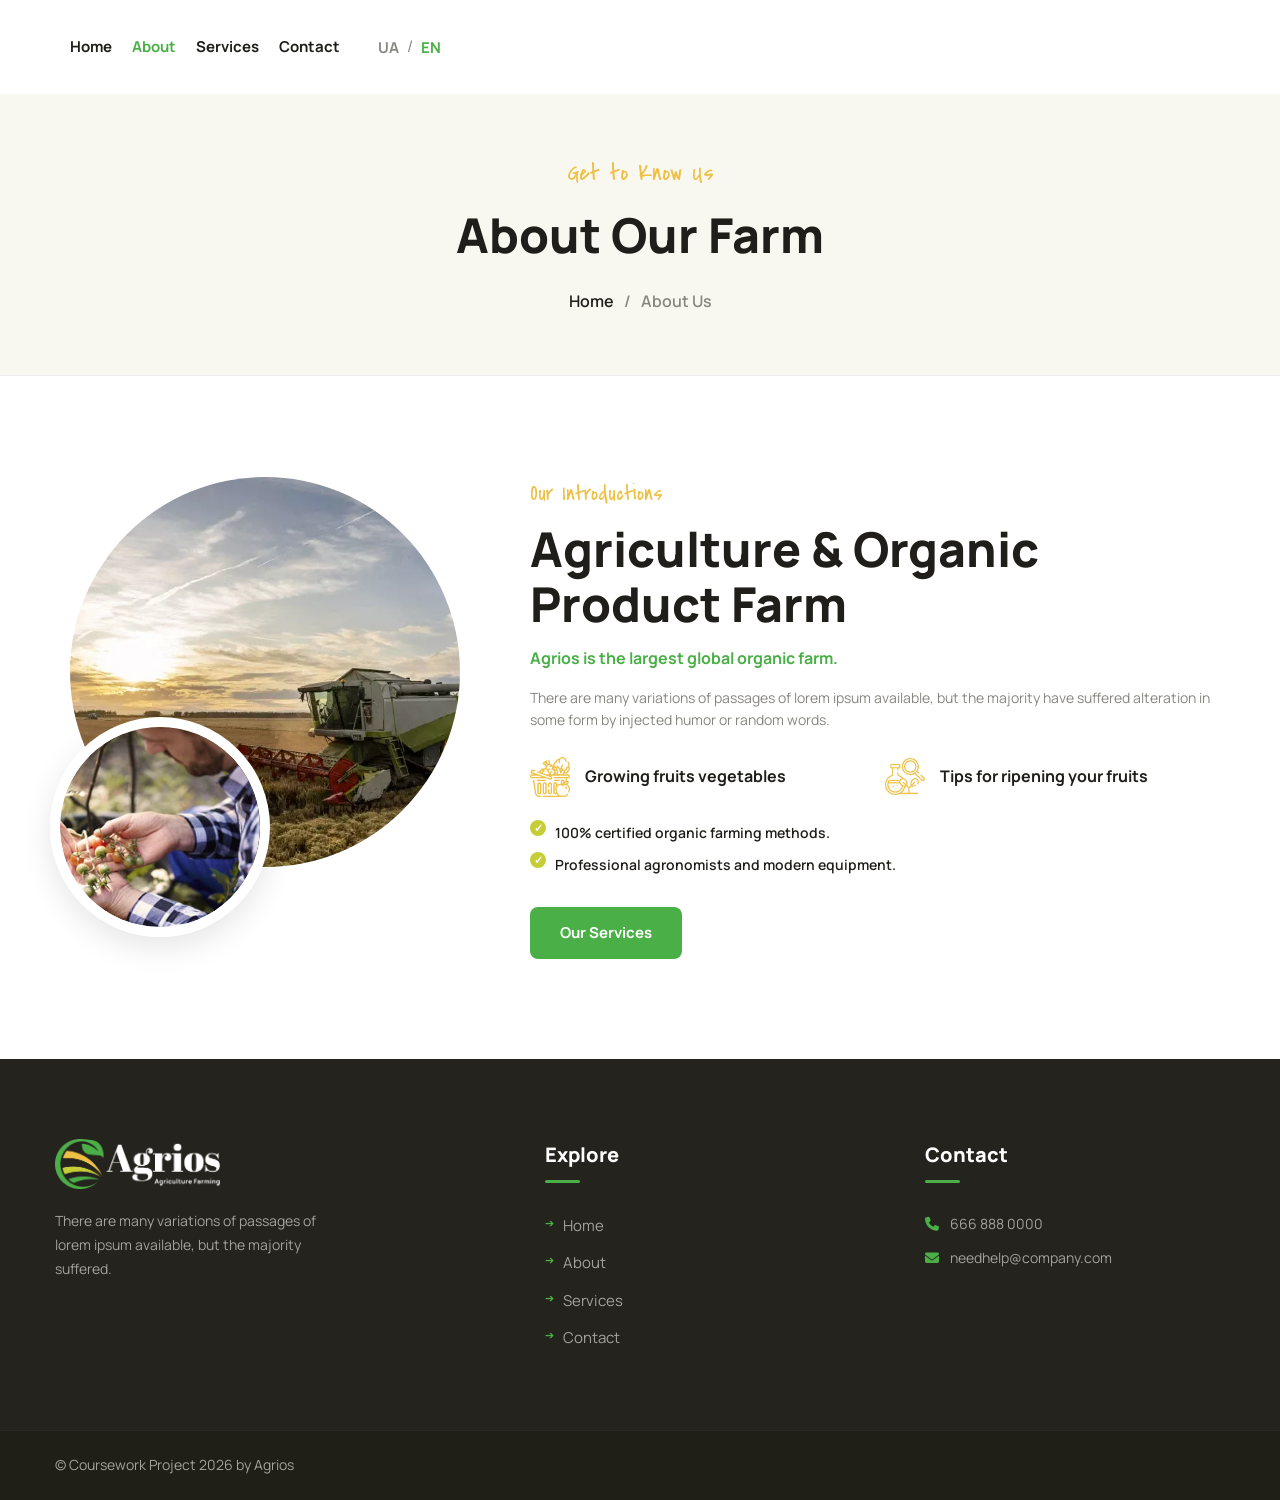
<file: about.html>
<!DOCTYPE html>
<html lang="uk">
<head>
    <meta charset="UTF-8">
    <meta name="viewport" content="width=device-width, initial-scale=1.0">
    <title>Agrios - About Our Farm</title>
    <link rel="stylesheet" href="https://cdnjs.cloudflare.com/ajax/libs/font-awesome/6.4.2/css/all.min.css">
    <link rel="preconnect" href="https://fonts.googleapis.com">
    <link rel="preconnect" href="https://fonts.gstatic.com" crossorigin>
    <link href="https://fonts.googleapis.com/css2?family=Covered+By+Your+Grace&family=Manrope:wght@400;600;700;800&display=swap" rel="stylesheet">
    <link rel="stylesheet" href="assets/css/style.css">
</head>
<body>

    <header class="header">
        <div class="main-header">
            <div class="container main-header-wrapper">
                <div class="mobile-logo">
                    <a href="index.html"><img src="assets/images/icons/logo.png" alt="Agrios Logo"></a>
                </div>
                <button class="burger-menu" id="burgerToggle" aria-label="Відкрити меню">
                    <span></span><span></span><span></span>
                </button>
                <nav class="nav-menu" id="navMenu">
                    <ul>
                        <li><a href="index.html" data-lang-key="menuHome">Home</a></li>
                        <li><a href="about.html" class="active" data-lang-key="menuAbout">About</a></li>
                        <li><a href="services.html" data-lang-key="menuServices">Services</a></li>
                        <li><a href="contact.html" data-lang-key="menuContact">Contact</a></li>
                        
                        <li class="language-switcher" style="display: inline-flex; align-items: center; margin-left: 15px;">
                            <button id="langUa" class="lang-btn" style="background:none; border:none; cursor:pointer; font-weight:700; color:#878680;">UA</button>
                            <span style="color: #878680; margin: 0 3px;">/</span>
                            <button id="langEn" class="lang-btn active" style="background:none; border:none; cursor:pointer; font-weight:700; color:var(--primary-color);">EN</button>
                        </li>
                    </ul>
                </nav>
            </div>
        </div>
    </header>

    <main>
        <section class="page-banner">
            <div class="container">
                <span class="banner-subtitle" data-lang-key="aboutBannerSub">Get to Know Us</span>
                <h1 class="banner-title" data-lang-key="aboutBannerTitle">About Our Farm</h1>
                <ul class="breadcrumbs">
                    <li><a href="index.html" data-lang-key="menuHome">Home</a></li>
                    <li><span>/</span></li>
                    <li data-lang-key="breadcrumbAbout">About Us</li>
                </ul>
            </div>
        </section>

        <section class="about" style="padding: 100px 0;">
            <div class="container about-wrapper">
                <div class="about-images">
                    <div class="img-large"><img src="assets/images/icons/agriculture.png" alt="Farm"></div>
                    <div class="img-small"><img src="assets/images/icons/agriculture2.png" alt="Farmer"></div>
                </div>
                <div class="about-content">
                    <span class="about-subtitle" data-lang-key="aboutSub">Our Introductions</span>
                    <h2 class="about-title" data-lang-key="aboutTitle">Agriculture & Organic Product Farm</h2>
                    <p class="about-highlight" data-lang-key="aboutHighlight">Agrios is the largest global organic farm network.</p>
                    <p class="about-text" data-lang-key="aboutPageText">
                        There are many variations of passages of lorem ipsum available, but the majority have suffered alteration in some form by injected humor or random words.
                    </p>
                    <div class="about-features">
                        <div class="about-feature-item">
                            <div class="about-feature-icon"><img src="assets/images/icons/vegetables.jpg" alt="Icon"></div>
                            <div class="about-feature-info"><h3 data-lang-key="aboutFeat1">Growing fruits vegetables</h3></div>
                        </div>
                        <div class="about-feature-item">
                            <div class="about-feature-icon"><img src="assets/images/icons/fruit.jpg" alt="Icon"></div>
                            <div class="about-feature-info"><h3 data-lang-key="aboutFeat2">Tips for ripening your fruits</h3></div>
                        </div>
                    </div>
                    <ul class="about-list">
                        <li data-lang-key="aboutPageList1">100% certified organic farming methods.</li>
                        <li data-lang-key="aboutPageList2">Professional agronomists and modern equipment.</li>
                    </ul>
                    <a href="services.html" class="btn btn-primary about-btn" data-lang-key="aboutBtnServices">Our Services</a>
                </div>
            </div>
        </section>
    </main>

    <footer class="main-footer">
        <div class="footer-container">
            <div class="footer-column col-about">
                <div class="footer-logo"><img src="assets/images/icons/logo2.png" alt="Agrios Logo"></div>
                <p class="footer-text" data-lang-key="footerText">There are many variations of passages of lorem ipsum available, but the majority suffered.</p>
            </div>
            <div class="footer-column col-explore">
                <h3 class="footer-title" data-lang-key="exploreTitle">Explore</h3>
                <ul class="footer-links">
                    <li><a href="index.html" data-lang-key="menuHome">Home</a></li>
                    <li><a href="about.html" data-lang-key="menuAbout">About</a></li>
                    <li><a href="services.html" data-lang-key="menuServices">Services</a></li>
                    <li><a href="contact.html" data-lang-key="menuContact">Contact</a></li>
                </ul>
            </div>
            <div class="footer-column col-contact">
                <h3 class="footer-title" data-lang-key="contactTitle">Contact</h3>
                <div class="contact-info">
                    <p><i class="fa-solid fa-phone"></i> 666 888 0000</p>
                    <p><i class="fa-solid fa-envelope"></i> needhelp@company.com</p>
                </div>
            </div>
        </div>
        <div class="footer-bottom">
            <div class="footer-bottom-container">
                <p class="copyright" data-lang-key="copyrightCourse">© Coursework Project 2026 by Agrios</p>
            </div>
        </div>
    </footer>

    <script src="assets/js/main.js"></script>
</body>
</html>
</file>
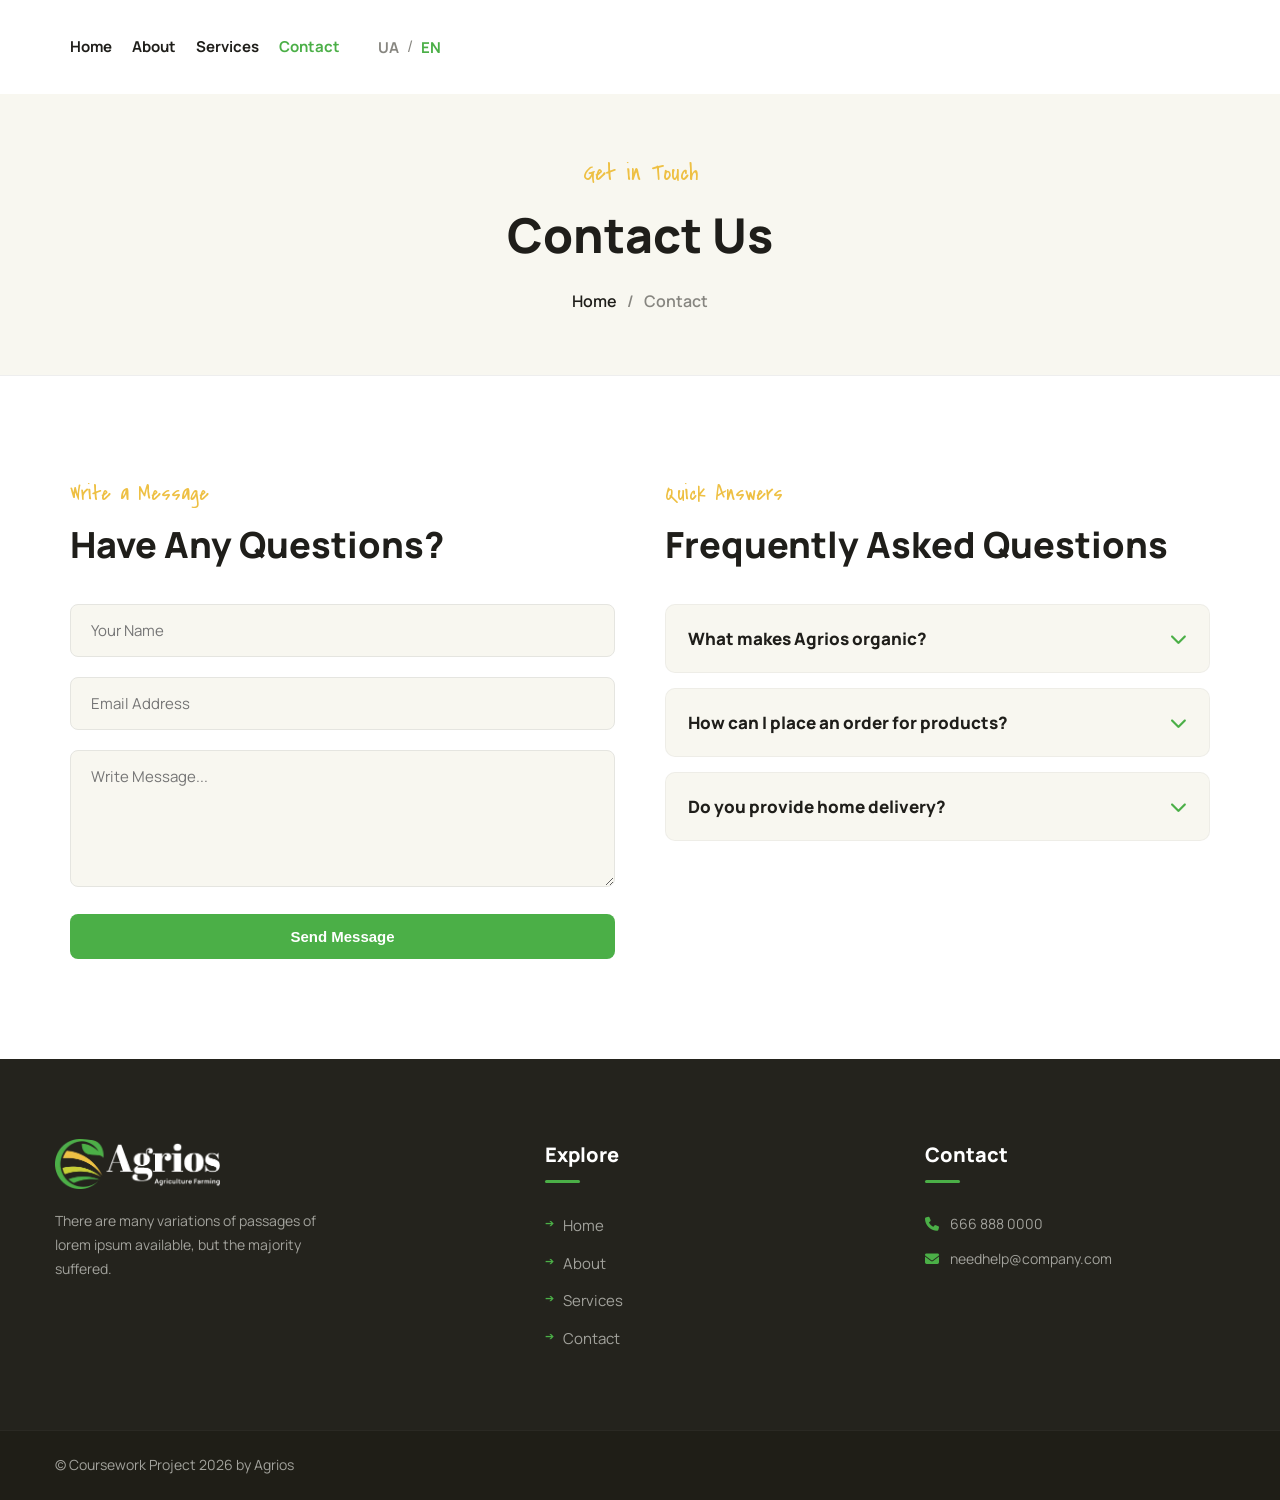
<file: contact.html>
<!DOCTYPE html>
<html lang="uk">
<head>
    <meta charset="UTF-8">
    <meta name="viewport" content="width=device-width, initial-scale=1.0">
    <title>Agrios - Contact Us</title>
    <link rel="stylesheet" href="https://cdnjs.cloudflare.com/ajax/libs/font-awesome/6.4.2/css/all.min.css">
    <link rel="preconnect" href="https://fonts.googleapis.com">
    <link rel="preconnect" href="https://fonts.gstatic.com" crossorigin>
    <link href="https://fonts.googleapis.com/css2?family=Covered+By+Your+Grace&family=Manrope:wght@400;600;700;800&display=swap" rel="stylesheet">
    <link rel="stylesheet" href="assets/css/style.css">
</head>
<body>

    <header class="header">
        <div class="main-header">
            <div class="container main-header-wrapper">
                <div class="mobile-logo">
                    <a href="index.html"><img src="assets/images/icons/logo.png" alt="Agrios Logo"></a>
                </div>
                <button class="burger-menu" id="burgerToggle" aria-label="Відкрити меню">
                    <span></span><span></span><span></span>
                </button>
                <nav class="nav-menu" id="navMenu">
                    <ul>
                        <li><a href="index.html" data-lang-key="menuHome">Home</a></li>
                        <li><a href="about.html" data-lang-key="menuAbout">About</a></li>
                        <li><a href="services.html" data-lang-key="menuServices">Services</a></li>
                        <li><a href="contact.html" class="active" data-lang-key="menuContact">Contact</a></li>
                        
                        <li class="language-switcher" style="display: inline-flex; align-items: center; margin-left: 15px;">
                            <button id="langUa" class="lang-btn" style="background:none; border:none; cursor:pointer; font-weight:700; color:#878680;">UA</button>
                            <span style="color: #878680; margin: 0 3px;">/</span>
                            <button id="langEn" class="lang-btn active" style="background:none; border:none; cursor:pointer; font-weight:700; color:var(--primary-color);">EN</button>
                        </li>
                    </ul>
                </nav>
            </div>
        </div>
    </header>

    <main>
        <section class="page-banner">
            <div class="container">
                <span class="banner-subtitle" data-lang-key="contactBannerSub">Get in Touch</span>
                <h1 class="banner-title" data-lang-key="contactBannerTitle">Contact Us</h1>
                <ul class="breadcrumbs">
                    <li><a href="index.html" data-lang-key="menuHome">Home</a></li>
                    <li><span>/</span></li>
                    <li data-lang-key="menuContact">Contact</li>
                </ul>
            </div>
        </section>

        <section class="contact-page-section" style="padding: 100px 0;">
            <div class="container contact-page-wrapper">
                
                <div class="contact-form-box">
                    <span class="faq-sub" data-lang-key="writeMsgSub">Write a Message</span>
                    <h2 class="faq-main-title" data-lang-key="writeMsgTitle">Have Any Questions?</h2>
                    <form id="contactForm" class="styled-form">
                        <div class="form-group">
                            <input type="text" placeholder="Your Name" data-lang-placeholder="namePlaceholder" required>
                        </div>
                        <div class="form-group">
                            <input type="email" placeholder="Email Address" data-lang-placeholder="emailPlaceholder" required>
                        </div>
                        <div class="form-group">
                            <textarea placeholder="Write Message..." rows="5" data-lang-placeholder="msgPlaceholder" required></textarea>
                        </div>
                        <button type="submit" class="btn btn-primary" data-lang-key="sendMsgBtn">Send Message</button>
                    </form>
                </div>

                <div class="faq-section-box">
                    <span class="faq-sub" data-lang-key="faqSub">Quick Answers</span>
                    <h2 class="faq-main-title" data-lang-key="faqMainTitle">Frequently Asked Questions</h2>
                    
                    <div class="faq-container">
                        <div class="faq-item">
                            <div class="faq-question">
                               <span data-lang-key="faqQ1">What makes Agrios organic?</span> 
                               <i class="fa-solid fa-chevron-down"></i>
                            </div>
                            <div class="faq-answer" data-lang-key="faqA1">
                                We use 100% natural fertilizers and strictly follow ecological farming standards without any chemical additives.
                            </div>
                        </div>
                        <div class="faq-item">
                            <div class="faq-question">
                               <span data-lang-key="faqQ2">How can I place an order for products?</span> 
                               <i class="fa-solid fa-chevron-down"></i>
                            </div>
                            <div class="faq-answer" data-lang-key="faqA2">
                                You can easily select products from our catalog or contact our support team directly via phone or email.
                            </div>
                        </div>
                        <div class="faq-item">
                            <div class="faq-question">
                               <span data-lang-key="faqQ3">Do you provide home delivery?</span> 
                               <i class="fa-solid fa-chevron-down"></i>
                            </div>
                            <div class="faq-answer" data-lang-key="faqA3">
                                Yes, we offer fast and reliable organic food delivery straight to your doorstep within standard regional zones.
                            </div>
                        </div>
                    </div>
                </div>

            </div>
        </section>
    </main>

    <footer class="main-footer">
        <div class="footer-container">
            <div class="footer-column col-about">
                <div class="footer-logo"><img src="assets/images/icons/logo2.png" alt="Agrios Logo"></div>
                <p class="footer-text" data-lang-key="footerText">There are many variations of passages of lorem ipsum available, but the majority suffered.</p>
            </div>
            <div class="footer-column col-explore">
                <h3 class="footer-title" data-lang-key="exploreTitle">Explore</h3>
                <ul class="footer-links">
                    <li><a href="index.html" data-lang-key="menuHome">Home</a></li>
                    <li><a href="about.html" data-lang-key="menuAbout">About</a></li>
                    <li><a href="services.html" data-lang-key="menuServices">Services</a></li>
                    <li><a href="contact.html" data-lang-key="menuContact">Contact</a></li>
                </ul>
            </div>
            <div class="footer-column col-contact">
                <h3 class="footer-title" data-lang-key="contactTitle">Contact</h3>
                <div class="contact-info">
                    <p><i class="fa-solid fa-phone"></i> 666 888 0000</p>
                    <p><i class="fa-solid fa-envelope"></i> needhelp@company.com</p>
                </div>
            </div>
        </div>
        <div class="footer-bottom">
            <div class="footer-bottom-container">
                <p class="copyright" data-lang-key="copyrightCourse">© Coursework Project 2026 by Agrios</p>
            </div>
        </div>
    </footer>

    <script src="assets/js/main.js"></script>
</body>
</html>
</file>
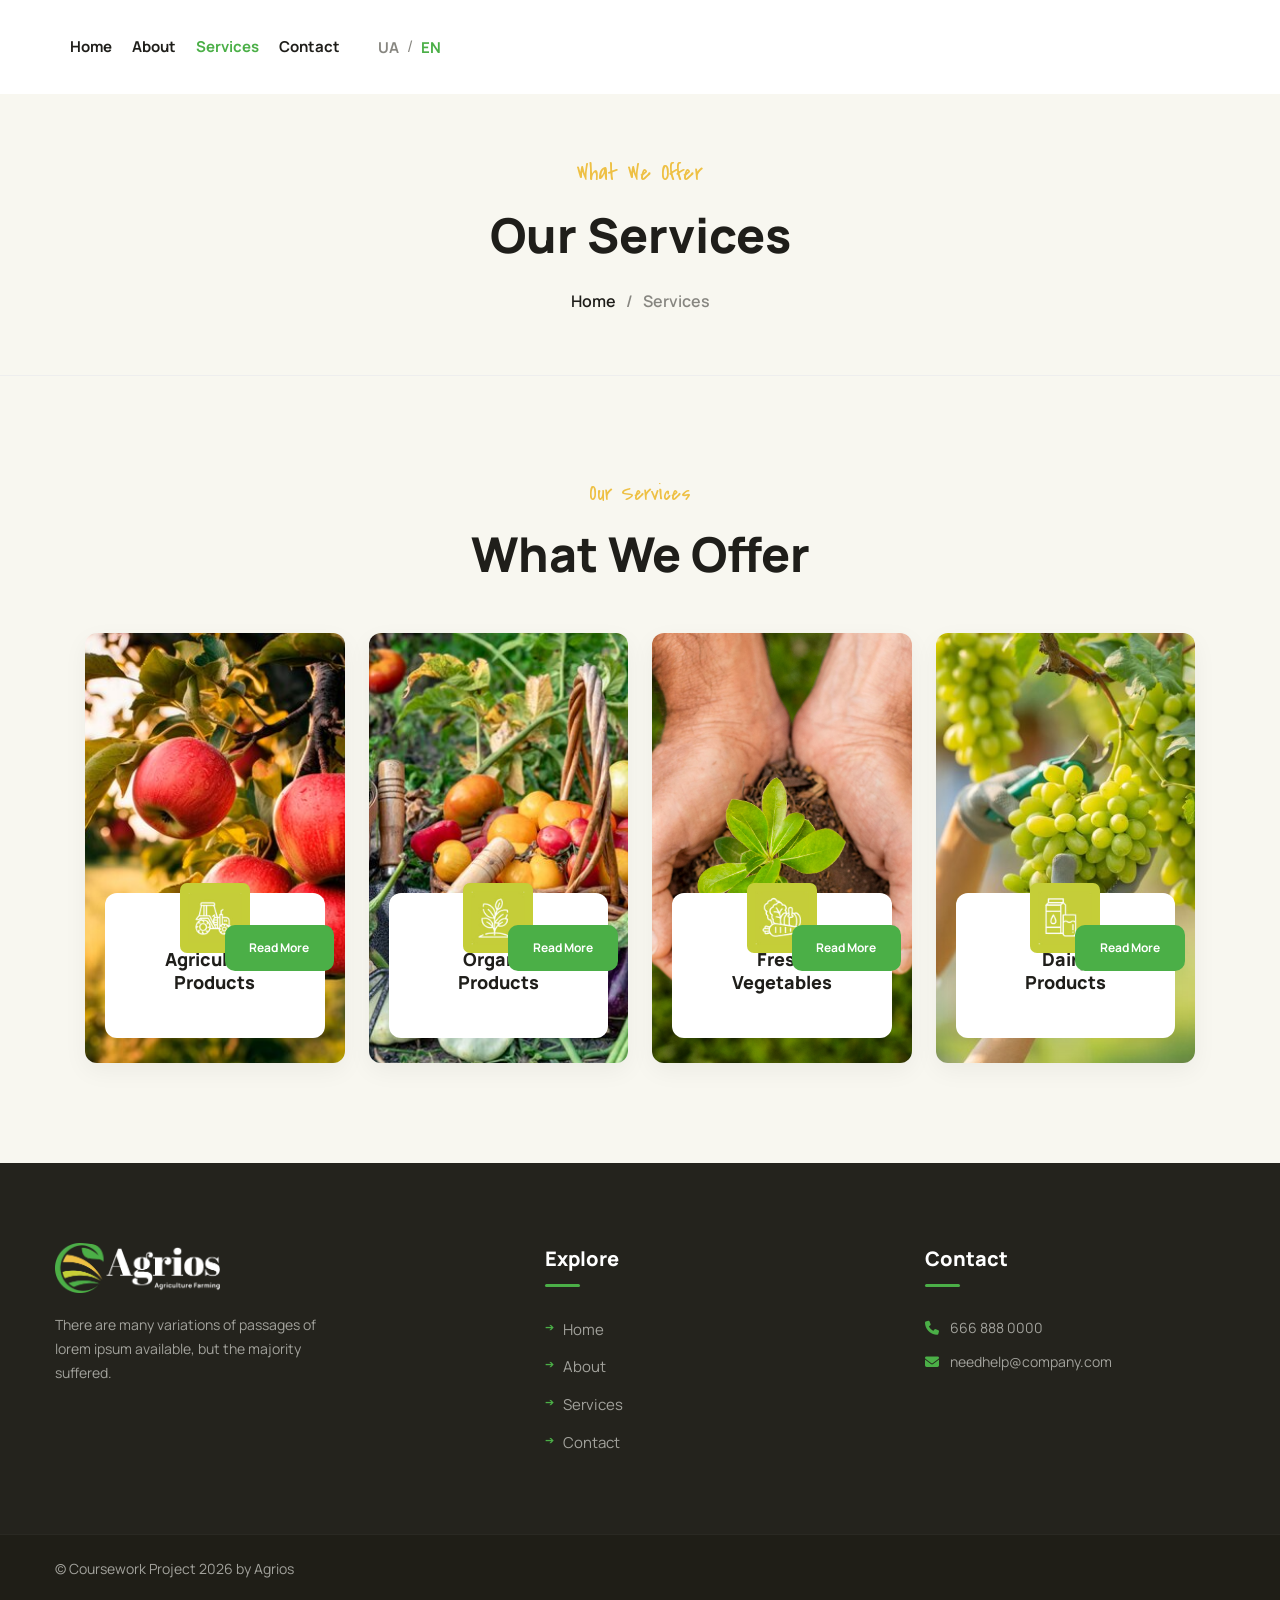
<file: services.html>
<!DOCTYPE html>
<html lang="uk">
<head>
    <meta charset="UTF-8">
    <meta name="viewport" content="width=device-width, initial-scale=1.0">
    <title>Agrios - Our Services</title>
    <link rel="stylesheet" href="https://cdnjs.cloudflare.com/ajax/libs/font-awesome/6.4.2/css/all.min.css">
    <link rel="preconnect" href="https://fonts.googleapis.com">
    <link rel="preconnect" href="https://fonts.gstatic.com" crossorigin>
    <link href="https://fonts.googleapis.com/css2?family=Covered+By+Your+Grace&family=Manrope:wght@400;600;700;800&display=swap" rel="stylesheet">
    <link rel="stylesheet" href="assets/css/style.css">
</head>
<body>

    <header class="header">
        <div class="main-header">
            <div class="container main-header-wrapper">
                <div class="mobile-logo">
                    <a href="index.html"><img src="assets/images/icons/logo.png" alt="Agrios Logo"></a>
                </div>
                <button class="burger-menu" id="burgerToggle" aria-label="Відкрити меню">
                    <span></span><span></span><span></span>
                </button>
                <nav class="nav-menu" id="navMenu">
                    <ul>
                        <li><a href="index.html" data-lang-key="menuHome">Home</a></li>
                        <li><a href="about.html" data-lang-key="menuAbout">About</a></li>
                        <li><a href="services.html" class="active" data-lang-key="menuServices">Services</a></li>
                        <li><a href="contact.html" data-lang-key="menuContact">Contact</a></li>
                        
                        <li class="language-switcher" style="display: inline-flex; align-items: center; margin-left: 15px;">
                            <button id="langUa" class="lang-btn" style="background:none; border:none; cursor:pointer; font-weight:700; color:#878680;">UA</button>
                            <span style="color: #878680; margin: 0 3px;">/</span>
                            <button id="langEn" class="lang-btn active" style="background:none; border:none; cursor:pointer; font-weight:700; color:var(--primary-color);">EN</button>
                        </li>
                    </ul>
                </nav>
            </div>
        </div>
    </header>

    <main>
        <section class="page-banner">
            <div class="container">
                <span class="banner-subtitle" data-lang-key="servicesBannerSub">What We Offer</span>
                <h1 class="banner-title" data-lang-key="servicesBannerTitle">Our Services</h1>
                <ul class="breadcrumbs">
                    <li><a href="index.html" data-lang-key="menuHome">Home</a></li>
                    <li><span>/</span></li>
                    <li data-lang-key="menuServices">Services</li>
                </ul>
            </div>
        </section>

        <section class="services" style="padding: 100px 0;">
            <div class="container">
                <div class="services-header">
                    <span class="services-subtitle" data-lang-key="servSub">High Quality Services</span>
                    <h2 class="services-title" data-lang-key="servTitle">We Provide Organic Solutions</h2>
                </div>
                <div class="services-grid" id="dynamicServicesGrid">
                    <!-- DOM generation -->
                </div>
            </div>
        </section>
    </main>

    <footer class="main-footer">
        <div class="footer-container">
            <div class="footer-column col-about">
                <div class="footer-logo"><img src="assets/images/icons/logo2.png" alt="Agrios Logo"></div>
                <p class="footer-text" data-lang-key="footerText">There are many variations of passages of lorem ipsum available, but the majority suffered.</p>
            </div>
            <div class="footer-column col-explore">
                <h3 class="footer-title" data-lang-key="exploreTitle">Explore</h3>
                <ul class="footer-links">
                    <li><a href="index.html" data-lang-key="menuHome">Home</a></li>
                    <li><a href="about.html" data-lang-key="menuAbout">About</a></li>
                    <li><a href="services.html" data-lang-key="menuServices">Services</a></li>
                    <li><a href="contact.html" data-lang-key="menuContact">Contact</a></li>
                </ul>
            </div>
            <div class="footer-column col-contact">
                <h3 class="footer-title" data-lang-key="contactTitle">Contact</h3>
                <div class="contact-info">
                    <p><i class="fa-solid fa-phone"></i> 666 888 0000</p>
                    <p><i class="fa-solid fa-envelope"></i> needhelp@company.com</p>
                </div>
            </div>
        </div>
        <div class="footer-bottom">
            <div class="footer-bottom-container">
                <p class="copyright" data-lang-key="copyrightCourse">© Coursework Project 2026 by Agrios</p>
            </div>
        </div>
    </footer>

    <script src="assets/js/main.js"></script>
</body>
</html>
</file>
<file: assets/css/style.css>
/* ==================================================
   1. СКИДАННЯ СТИЛІВ (RESET) ТА МЕТРИКИ
   ================================================== */
*, *::before, *::after {
    box-sizing: border-box;
    margin: 0;
    padding: 0;
}

body {
    font-family: 'Manrope', sans-serif;
    font-size: 16px;
    line-height: 1.6;
    color: #4a4a4a;
    background-color: #fff;
    overflow-x: hidden;
}

ul, ol {
    list-style: none;
}

a {
    text-decoration: none;
    color: inherit;
    display: inline-block;
}

img {
    max-width: 100%;
    height: auto;
    display: block;
}

/* Глобальні змінні кольорів */
:root {
    --primary-color: #4BAF47;   /* Зелений */
    --secondary-color: #EEC044; /* Жовтий */
    --dark-color: #1F1E1A;      /* Темний вугільний */
    --light-bg: #F8F7F0;        /* Світло-бежевий фон */
}

/* Базовий контейнер */
.container {
    width: 100%;
    max-width: 1200px;
    padding-left: 15px;
    padding-right: 15px;
    margin-right: auto;
    margin-left: auto;
    box-sizing: border-box;
}

/* Кнопки */
.btn-primary {
    background-color: var(--primary-color) !important;
    color: white !important;
    padding: 14px 30px;
    border-radius: 8px;
    font-weight: 700;
    font-size: 15px;
    display: inline-flex;
    align-items: center;
    justify-content: center;
    text-decoration: none;
    cursor: pointer;
    border: none;
    transition: background-color 0.3s ease, transform 0.2s ease;
}

.btn-primary:hover {
    background-color: var(--dark-color) !important;
    transform: translateY(-2px);
}

/* ==================================================
   2. СТИЛІ ДЛЯ МОБІЛЬНИХ ПРИСТРОЇВ (MOBILE FIRST)
   ================================================== */

/* --- Хедер --- */
.top-bar {
    display: none; 
}

.main-header {
    background-color: #fff;
    padding: 15px 0;
    box-shadow: 0 2px 10px rgba(0,0,0,0.05);
    position: relative;
    z-index: 100;
}

.main-header-wrapper {
    display: flex;
    justify-content: space-between;
    align-items: center;
}

.mobile-logo img {
    max-height: 40px;
}

.burger-menu {
    display: flex;
    flex-direction: column;
    justify-content: space-between;
    width: 30px;
    height: 21px;
    background: transparent;
    border: none;
    cursor: pointer;
}

.burger-menu span {
    display: block;
    width: 100%;
    height: 3px;
    background-color: var(--dark-color);
    border-radius: 2px;
    transition: 0.3s ease;
}

.nav-menu {
    display: none; 
    position: absolute;
    top: 100%;
    left: 0;
    width: 100%;
    background-color: var(--dark-color);
    padding: 20px;
    box-shadow: 0 10px 20px rgba(0,0,0,0.15);
}

.nav-menu.active {
    display: block;
}

.nav-menu ul {
    display: flex;
    flex-direction: column;
    gap: 15px;
    align-items: flex-start;
}

.nav-menu a {
    color: #fff;
    font-weight: 700;
    font-size: 18px;
    width: 100%;
}

.nav-menu a.active, .nav-menu a:hover {
    color: var(--primary-color);
}

.header-actions {
    display: flex;
    align-items: center;
    gap: 15px;
}

.action-btn {
    background: transparent;
    border: none;
    cursor: pointer;
    display: flex;
    align-items: center;
    justify-content: center;
    padding: 5px;
}

.action-btn img {
    width: 20px;
    height: 20px;
    object-fit: contain;
    transition: transform 0.2s ease;
}

.action-btn:hover img {
    transform: scale(1.1);
}

.cart-wrapper {
    position: relative;
}

.cart-count {
    position: absolute;
    top: -5px;
    right: -5px;
    background-color: var(--primary-color);
    color: white;
    font-size: 10px;
    font-weight: 700;
    min-width: 16px;
    height: 16px;
    display: flex;
    align-items: center;
    justify-content: center;
    border-radius: 50%;
}

/* --- Секція Hero (Банер) --- */
.hero {
    background: linear-gradient(rgba(0, 0, 0, 0.4), rgba(0, 0, 0, 0.4)), 
                url("../images/icons/hero.png") no-repeat center center / cover;
    padding: 80px 0 100px 0;
    color: #fff;
    text-align: center;
    position: relative;
}

.hero-subtitle {
    font-size: 13px;
    letter-spacing: 2px;
    color: #fff;
    font-weight: 700;
    display: block;
    margin-bottom: 10px;
}

.hero-title {
    font-family: 'Covered By Your Grace', cursive;
    font-weight: 400;
    font-size: 42px;
    line-height: 1.2;
    margin-bottom: 15px;
}

.hero-ampersand {
    font-family: 'Covered By Your Grace', cursive;
    color: var(--secondary-color);
    font-weight: 400;
    display: inline-block;
}

.hero-text {
    font-size: 14px;
    margin-bottom: 25px;
    opacity: 0.9;
}

.hero-btn-group {
    display: flex;
    align-items: center;
    justify-content: center;
    gap: 15px;
    margin-top: 25px;
    flex-wrap: wrap;
}

.hero-btn-decor {
    width: 70px;
    height: auto;
    object-fit: contain;
}

/* --- Секція Картки Переваг (Features) --- */
.features {
    margin-top: -40px;
    position: relative;
    z-index: 10;
}

.features-wrapper {
    display: flex;
    flex-direction: column;
    gap: 20px;
}

.feature-card {
    background: #fff;
    border-radius: 12px;
    padding: 25px;
    box-shadow: 0 10px 30px rgba(0,0,0,0.06);
    text-align: center;
}

.feature-num {
    font-family: 'Covered By Your Grace', cursive;
    color: var(--secondary-color);
    font-size: 22px;
    display: block;
    margin-bottom: 5px;
}

.feature-card h2 {
    font-size: 18px;
    color: var(--dark-color);
    margin-bottom: 15px;
}

.feature-img img {
    border-radius: 8px;
    margin: 0 auto;
    width: 70px;
    height: 70px;
    object-fit: cover;
}

/* --- Секція About --- */
.about {
    padding: 60px 0;
    background-color: #fff;
}

.about-wrapper {
    display: flex;
    flex-direction: column;
    gap: 40px;
}

.about-images {
    position: relative;
    width: 100%;
    max-width: 400px;
    margin: 0 auto;
    height: 380px; 
}

.img-large img {
    width: 280px;
    height: 280px;
    object-fit: cover;
    border-radius: 50%;
}

.img-small {
    position: absolute;
    bottom: 10px;
    left: 10px;
    border: 8px solid #fff;
    border-radius: 50%;
    overflow: hidden;
    box-shadow: 0 10px 30px rgba(0,0,0,0.1);
}

.img-small img {
    width: 150px;
    height: 150px;
    object-fit: cover;
}

.about-subtitle {
    font-family: 'Covered By Your Grace', cursive;
    color: var(--secondary-color);
    font-size: 22px;
    display: block;
    margin-bottom: 10px;
}

.about-title {
    font-size: 28px;
    color: var(--dark-color);
    line-height: 1.2;
    margin-bottom: 15px;
    font-weight: 800;
}

.about-highlight {
    color: var(--primary-color);
    font-weight: 700;
    font-size: 16px;
    margin-bottom: 15px;
}

.about-text {
    font-size: 14px;
    color: #878680;
    line-height: 1.6;
    margin-bottom: 25px;
}

.about-features {
    display: flex;
    flex-direction: column;
    gap: 20px;
    margin-bottom: 25px;
}

.about-feature-item {
    display: flex;
    align-items: center;
    gap: 15px;
}

.about-feature-icon img {
    width: 40px;
    height: 40px;
    object-fit: contain;
}

.about-feature-info h3 {
    font-size: 16px;
    color: var(--dark-color);
    font-weight: 700;
}

.about-list {
    margin-bottom: 30px;
}

.about-list li {
    position: relative;
    padding-left: 25px;
    font-size: 14px;
    color: var(--dark-color);
    font-weight: 600;
    margin-bottom: 10px;
}

.about-list li::before {
    content: "✓";
    position: absolute;
    left: 0;
    top: -2px;
    color: #fff;
    background-color: #C5CE38;
    width: 16px;
    height: 16px;
    font-size: 11px;
    border-radius: 50%;
    display: flex;
    align-items: center;
    justify-content: center;
}

.about-btn {
    display: inline-block;
}

.services {
    padding: 60px 0;
    background-color: #F8F7F0;
    text-align: center;
}

.services-header {
    margin-bottom: 40px;
}

.services-subtitle {
    font-family: 'Covered By Your Grace', cursive;
    color: var(--secondary-color);
    font-size: 22px;
    display: block;
    margin-bottom: 5px;
}

.services-title {
    font-size: 32px;
    color: var(--dark-color);
    font-weight: 800;
}

.services-grid {
    display: flex;
    flex-direction: column;
    gap: 45px; 
    max-width: 1200px;
    margin: 0 auto;
    padding: 0 15px;
}

.service-card {
    height: 430px; 
    background-size: cover;
    background-position: center;
    border-radius: 12px;
    position: relative;
    overflow: visible; 
    box-shadow: 0 8px 25px rgba(0,0,0,0.05);
}

.service-card-bottom {
    position: absolute;
    bottom: 25px;
    left: 20px;
    right: 20px;
    background-color: #fff;
    border-radius: 12px;
    height: 145px;
    padding-top: 55px;
    text-align: center;
    box-shadow: 0 10px 20px rgba(0,0,0,0.04);
    z-index: 2;
}

.service-card-bottom h3 {
    font-size: 18px;
    color: var(--dark-color);
    font-weight: 800;
    line-height: 1.3;
}

.service-icon-badge {
    position: absolute;
    bottom: 110px;
    left: 50%;
    transform: translateX(-50%);
    width: 70px;
    height: 70px;
    background-color: #C5CE38;
    border-radius: 7px;
    display: flex;
    align-items: center;
    justify-content: center;
    z-index: 5;
    padding: 14px; 
    box-sizing: border-box; 
    overflow: hidden; 
}

.service-icon-badge img {
    width: 100%;
    height: 100%;
    object-fit: contain;
    transform: scale(1.25); 
}

.service-readmore-btn {
    position: absolute;
    bottom: 92px; 
    left: 50%;
    transform: translateX(10px); 
    width: 109.31px;
    height: 46px;
    background-color: #4BAF47;
    color: #fff;
    font-size: 12px;
    font-weight: 700;
    border-radius: 10px;
    text-decoration: none;
    display: flex;
    align-items: center;
    justify-content: center;
    z-index: 10; 
    transition: background-color 0.2s ease, transform 0.2s ease;
}

.service-readmore-btn:hover {
    background-color: var(--dark-color);
    transform: translateX(10px) scale(1.03); 
}

/* ==================================================
   3. МЕДІАЗАПИТИ ДЛЯ БРЕНДПОІНТІВ (АДАПТИВ)
   ================================================== */

@media (min-width: 481px) {
    .container { max-width: 450px; }
}

@media (min-width: 769px) {
    .container { max-width: 720px; }
    
    .features-wrapper {
        flex-direction: row;
        flex-wrap: wrap;
    }
    
    .feature-card {
        flex: 1 1 calc(50% - 10px);
    }
}

@media (min-width: 1025px) {
    .container { max-width: 1170px; }

    .burger-menu, .mobile-logo {
        display: none;
    }

    .top-bar {
        display: block;
        background-color: #fff;
        padding: 12px 0;
        border-bottom: 1px solid #f2f1e8;
    }

    .top-bar-wrapper {
        display: flex;
        justify-content: space-between;
        align-items: center;
    }

    .logo img {
        width: 170px;
        height: 51.5px;
        object-fit: contain;
    }

    .top-bar-info {
        display: flex;
        align-items: center;
        gap: 25px;
    }

    .social-links {
        display: flex;
        align-items: center;
        gap: 8px;
    }

    .social-links a {
        display: flex;
        align-items: center;
        justify-content: center;
        width: 32px;
        height: 32px;
        background-color: #F8F7F0; 
        border-radius: 50%;
        transition: all 0.3s ease;
    }

    .social-links a:hover {
        background-color: var(--primary-color);
    }

    .social-links img {
        width: 40px;  
        height: 40px;
        object-fit: contain;
        transition: filter 0.3s ease;
    }
 
    .social-links a:hover img {
        filter: brightness(0) invert(1); 
    }

    .contact-item {
        display: flex;
        align-items: center;
        gap: 12px;
    }

    .contact-item img {
        width: 24px;  
        height: 24px;
        object-fit: contain;
    }

    .contact-item span {
        display: block;
        color: #878680;
        font-size: 12px;
        font-weight: 600;
        line-height: 1.2;
    }

    .contact-item a, .contact-item p {
        font-weight: 700;
        color: var(--dark-color);
        font-size: 14px;
        line-height: 1.3;
    }

    .main-header {
        background-color: #fff;
        padding: 25px 0; 
        box-shadow: none;       
    }

    .main-header-wrapper {
        display: flex;
        justify-content: space-between;
        align-items: center;
    }

    .nav-menu {
        display: block !important;
        position: static;
        background: transparent;
        padding: 0;
        width: auto;
        box-shadow: none;
    }

    .nav-menu ul {
        flex-direction: row;
        gap: 20px;
        align-items: center;
        white-space: nowrap;
    }

    .nav-menu a {
        color: var(--dark-color);
        font-size: 15px;
        padding: 10px 0;
        width: auto;
    }

    .header-actions {
        display: flex;
        align-items: center;
        gap: 25px;
    }

    /* Десктопний банер */
    .hero {
        text-align: left;
        padding: 160px 0 200px 0;
    }

    .hero::before {
        content: "";
        position: absolute;
        top: -2px;
        left: 0;
        width: 100%;
        height: 22px;
        background: url("../images/icons/bg.png") no-repeat center top;
        background-size: 100% 100%;
        z-index: 5;
        pointer-events: none;
    }

    .hero-title {
        font-size: 78px;
        line-height: 1.1;
    }

    .hero-text {
        font-size: 16px;
        max-width: 500px;
    }

    .hero-btn-group {
        justify-content: flex-start;
    }

    .hero-btn-decor {
        width: 95px;
    }

    .features {
        margin-top: -80px;
    }

    .features-wrapper {
        flex-direction: row;
        flex-wrap: nowrap;
    }

    .feature-card {
        flex: 1;
    }

    .about-wrapper {
        flex-direction: row; 
        align-items: center;
        gap: 60px;
    }

    .about-images {
        flex: 0 0 450px; 
        height: 480px; 
        margin: 0;
    }

    .img-large img {
        width: 390px;
        height: 390px;
        border-radius: 50%;
        object-fit: cover;
    }

    .img-small {
        bottom: 20px;
        left: -20px; 
        border: 10px solid #fff; 
    }

    .img-small img {
        width: 200px;
        height: 200px;
        border-radius: 50%;
        object-fit: cover;
    }

    .about-content {
        flex: 1;
    }

    .about-title {
        font-size: 48px; 
        line-height: 1.15;
    }

    .about-features {
        flex-direction: row;
        gap: 30px;
    }

    .about-feature-item {
        flex: 1;
    }

    .services {
        padding: 100px 0;
    }

    .services-title {
        font-size: 48px;
    }

    .services-grid {
        flex-direction: row;
        gap: 24px;
    }

    .service-card {
        flex: 1;
    }
}

@media (min-width: 1201px) {
    .container { max-width: 1170px; }
    
    .hero-title {
        font-size: 90px;
    }
}

/* --- ВІДЕО ТА ЗЕЛЕНА ПЛАШКА --- */
.video-section {
    width: 100% !important;
    background-color: #f6f4ee;
    display: flex;
    flex-direction: column;
    align-items: center;
    box-sizing: border-box;
}

.stats-bar {
    background-color: #4BAF47;
    border-radius: 10px;       
    width: 100%;
    max-width: 1170px;        
    height: 184px;          
    display: flex;             
    flex-direction: row;       
    justify-content: space-around; 
    align-items: center;       
    padding: 0 40px;
    box-sizing: border-box;
    margin-bottom: -92px;      
    position: relative;
    z-index: 99;              
}

.stats-item {
    color: #ffffff !important;
    font-family: 'Manrope', sans-serif;
    font-size: 18px;         
    line-height: 30px;         
    font-weight: 500;          
    text-align: center;
    flex: 1;
}

.video-content-wrapper {
    background: linear-gradient(rgba(0, 0, 0, 0.45), rgba(0, 0, 0, 0.45)),
                url("../images/icons/bg2.png") center/cover no-repeat;
    width: 100vw;              
    margin-left: calc(50% - 50vw); 
    height: 691px;            
    display: flex;
    justify-content: space-between;
    align-items: center;
    padding: 0 calc((100vw - 1170px) / 2); 
    box-sizing: border-box;
}

.video-text {
    padding-left: 20px;
}

.video-text h2 {
    font-family: 'Manrope', sans-serif;
    font-size: 70px;           
    font-weight: 800;           
    line-height: 84px;        
    letter-spacing: 0px;
    color: #ffffff;
    max-width: 540px;         
    text-align: left;
    margin: 0;
}

.play-btn {
    width: 100px;
    height: 100px;
    background: #ffffff;
    border-radius: 50%;
    display: flex;
    justify-content: center;
    align-items: center;
    transition: transform 0.3s ease;
    text-decoration: none;
    box-shadow: 0 0 0 12px rgba(255, 255, 255, 0.2);
    margin-right: 20px;
}

.play-btn:hover {
    transform: scale(1.08);
}

.play-btn svg {
    width: 25.72px;            
    height: 30px;              
    margin-left: 6px; 
}

.play-btn svg path {
    fill: #1F1E17;             
}

@media (max-width: 1200px) {
    .stats-bar {
        max-width: 90%;
        padding: 0 20px;
    }
    .video-content-wrapper {
        padding: 0 5%;
        width: 100%;
        margin-left: 0;
    }
    .video-text h2 {
        font-size: 50px;
        line-height: 62px;
        max-width: 450px;
    }
}

@media (max-width: 1024px) {
    .stats-bar {
        flex-wrap: wrap;
        gap: 15px;
        height: auto;
        padding: 25px 20px;
        margin-bottom: -60px;
    }
    .stats-item {
        flex: 1 1 40%;
        font-size: 16px;
    }
}

@media (max-width: 768px) {
    .stats-bar {
        flex-direction: column;
        max-width: 95%;
        height: auto;
        padding: 30px 20px;
        gap: 20px;
        margin-bottom: 0;
    }

    .stats-item {
        flex: none;
        width: 100%;
    }

    .video-content-wrapper {
        flex-direction: column;
        justify-content: center;
        gap: 40px;
        text-align: center;
        height: auto;
        padding: 60px 20px;
    }

    .video-text h2 {
        font-size: 32px;
        line-height: 42px;
        text-align: center;
    }
}

/* --- EXPLORE PROJECTS --- */
.projects-section {
    padding: 120px 0;
    background-color: #ffffff;
    text-align: center;
}

.projects-header {
    margin-bottom: 50px;
}

.projects-subtitle {
    font-family: 'Covered By Your Grace', cursive;
    color: var(--secondary-color); 
    font-size: 22px;
    display: block;
    margin-bottom: 10px;
}

.projects-title {
    font-size: 48px;
    color: var(--dark-color);
    font-weight: 800;
}

.projects-grid {
    display: flex;
    flex-direction: row;
    justify-content: center;
    gap: 30px;
    max-width: 1170px;
    margin: 0 auto;
}

.project-card {
    flex: 1;
    height: 480px; 
    background-size: cover;
    background-position: center;
    background-repeat: no-repeat;
    border-radius: 12px; 
    position: relative;
    overflow: hidden;
    background-image: linear-gradient(to top, rgba(0, 0, 0, 0.7) 0%, rgba(0, 0, 0, 0) 50%);
}

.project-info {
    position: absolute;
    bottom: 35px;
    left: 30px;
    text-align: left;
}

.project-info h3 {
    color: #ffffff;
    font-size: 24px;
    font-weight: 800;
    line-height: 1.2;
}

@media (max-width: 768px) {
    .projects-section {
        padding: 60px 20px;
        width: 100%;
        box-sizing: border-box;
    }

    .projects-title {
        font-size: 32px;
        line-height: 40px;
    }

    .projects-grid {
        display: flex;
        flex-direction: column; 
        align-items: center;
        width: 100%;
        gap: 25px; 
        margin-top: 30px;
    }

    .project-card {
        display: block;
        width: 100%;
        max-width: 340px; 
        height: 420px; 
        flex: none;
        border-radius: 12px;
        position: relative;
        overflow: hidden;
        box-sizing: border-box;
    }
    
    .project-info {
        bottom: 25px;
        left: 20px;
    }

    .project-info h3 {
        font-size: 20px;
        line-height: 1.3;
    }
}

/* --- TESTIMONIALS --- */
.testimonials-section {
    background-color: #F8F7F0 !important; 
    padding: 120px 0 60px 0 !important;      
    margin-bottom: 0 !important;          
    box-sizing: border-box;
    width: 100% !important;
    display: flex;
    flex-direction: column;
    align-items: center;                   
}

.testimonials-container {
    width: 100%;
    max-width: 1200px;
    margin: 0 auto;
    display: flex;
    flex-direction: row;
    justify-content: space-between;
    align-items: center;
    padding: 0 15px;
    box-sizing: border-box;
}

.testimonials-left {
    flex: 0 0 400px; 
    width: 400px;
    box-sizing: border-box;
}

.testimonials-subtitle {
    font-family: 'Covered By Your Grace', cursive;
    color: #EEC044;
    font-size: 22px;
    display: block;
    margin-bottom: 10px;
}

.testimonials-title {
    font-family: 'Manrope', sans-serif;
    font-size: 48px;
    font-weight: 800;
    line-height: 58px;
    color: #1F1E17;
    margin: 0 0 20px 0;
}

.testimonials-desc {
    font-family: 'Manrope', sans-serif;
    font-size: 16px;
    line-height: 28px;
    color: #878680;
    margin: 0 0 35px 0;
}

.btn-all-testimonials {
    display: inline-block;
    background-color: #4BAF47;
    color: #ffffff;
    font-family: 'Manrope', sans-serif;
    font-weight: 700;
    font-size: 16px;
    padding: 18px 35px;
    border-radius: 8px;
    text-decoration: none;
    transition: background 0.3s ease;
}

.btn-all-testimonials:hover {
    background-color: #3e903a;
}

.testimonials-right {
    flex: 0 0 770px; 
    width: 770px;
    box-sizing: border-box;
}

.testimonial-card {
    background-color: #ffffff;
    border-radius: 10px;
    width: 770px;       
    height: 254px;     
    padding: 50px 180px 45px 75px; 
    position: relative; 
    box-sizing: border-box;
    display: flex;
    flex-direction: column;
    justify-content: space-between;
    box-shadow: 0px 10px 40px rgba(0, 0, 0, 0.03);
}

.slider-arrows {
    position: absolute;
    left: -32px; 
    top: 50%;
    transform: translateY(-50%);
    display: flex;
    flex-direction: column; 
    gap: 12px; 
    z-index: 10;
}

.arrow-btn {
    width: 64px;  
    height: 64px; 
    border-radius: 50%;
    background-color: #ffffff;
    border: none;
    display: flex;
    justify-content: center;
    align-items: center;
    cursor: pointer;
    box-shadow: 0px 4px 15px rgba(0, 0, 0, 0.08);
    transition: background 0.3s ease;
    padding: 0;
}

.arrow-btn:hover {
    background-color: #4BAF47;
}

.arrow-btn:hover svg path {
    fill: #ffffff;
}

.testimonial-text {
    font-family: 'Manrope', sans-serif;
    font-size: 16px;
    line-height: 30px;
    color: #878680;
    margin: 0;
}

.testimonial-meta {
    display: flex;
    flex-direction: row;
    justify-content: space-between;
    align-items: center;
    width: 100%;
}

.author-name {
    font-family: 'Manrope', sans-serif;
    font-size: 20px;
    font-weight: 800;
    color: #1F1E17;
    margin: 0;
}

.rating-stars {
    color: #EEC044;
    font-size: 15px;
    letter-spacing: 2px;
}

.author-photo-wrapper {
    position: absolute;
    right: 40px; 
    top: 50%;
    transform: translateY(-50%);
    width: 110px;  
    height: 110px; 
    z-index: 5;
    box-sizing: border-box;
}

.author-photo {
    width: 100%;  
    height: 100%;
    border-radius: 50%;
    background-color: #F8F7F0; 
    position: absolute;
    top: 0;
    left: 0;
    z-index: 2;
    box-sizing: border-box;
}

.photo-dotted-border {
    position: absolute;
    width: 100%;  
    height: 100%; 
    border: 2px dashed #EEC044 !important;
    border-radius: 50%;
    top: 0;
    left: 0;
    z-index: 3;
    box-sizing: border-box;
    pointer-events: none;
}

.photo-green-badge {
    position: absolute;
    width: 35px;
    height: 35px;
    background-color: #4BAF47;
    border-radius: 50%;
    left: 50%;
    transform: translateX(-50%);
    bottom: -10px; 
    z-index: 4;
}

@media (max-width: 1200px) {
    .testimonials-container {
        flex-direction: column;
        text-align: center;
        gap: 50px;
    }
    .testimonials-left {
        width: 100%;
        max-width: 500px;
        display: flex;
        flex-direction: column;
        align-items: center;
    }
    .testimonials-right {
        width: 100%;
        max-width: 770px;
    }
    .slider-arrows {
        position: static;
        flex-direction: row;
        transform: none;
        margin: 25px auto 0 auto;
        justify-content: center;
    }
    .testimonial-card {
        width: 100%;
        height: auto;
        padding: 50px 40px;
    }
    .author-photo-wrapper {
        position: relative;
        right: auto;
        top: auto;
        transform: none;
        margin: 40px auto 0 auto;
    }
}

/* --- WHY CHOOSE US --- */
.why-choose-section {
    background-color: #ffffff !important; 
    width: 100% !important;
    margin-top: 0 !important; 
    margin-bottom: 0 !important;
    padding: 0 !important; 
    box-sizing: border-box;
    overflow: hidden;
    display: block;
}

.why-choose-section::before {
    content: '';
    display: block;
    width: 100%;
    height: 140px; 
    background-color: #ffffff !important;
}

.why-choose-section .why-choose-container {
    width: 1200px;
    height: 733.97px;
    margin: 0 auto !important; 
    display: flex;
    flex-direction: row;
    align-items: flex-start;
    justify-content: space-between; 
    box-sizing: border-box;
    background-color: #ffffff !important;
}

.why-choose-section .why-choose-image-block {
    position: relative;
    width: 699.98px;        
    height: 733.97px;
    flex-shrink: 0;
    box-sizing: border-box;
}

.why-choose-section .main-benefit-image {
    width: 100%;
    height: 100%;
    object-fit: cover;
    display: block;
}

.why-choose-section .box-quote {
    position: absolute;
    width: 306px;          
    height: 168px;         
    left: 308.98px;      
    top: 168.83px;         
    background: #EEC044;
    border-radius: 10px 10px 0px 10px;
    box-sizing: border-box;
    z-index: 10;
    box-shadow: 0px 10px 30px rgba(0, 0, 0, 0.05);
    display: flex;
    align-items: center;
    justify-content: flex-end; 
    padding-right: 40px;       
    padding-left: 20px;
}

.why-choose-section .box-quote::after {
    content: '';
    box-sizing: border-box;
    position: absolute;
    width: 30px;
    height: 30px;
    right: 0px;
    bottom: -29px;
    border-style: solid;
    border-width: 30px 0 0 30px;
    border-color: #EEC044 transparent transparent transparent;
}

.why-choose-section .badge-text {
    font-family: 'Covered By Your Grace', cursive;
    font-weight: 400;
    font-size: 30px;
    line-height: 36px;
    text-align: center; 
    color: #FFFFFF;
    margin: 0;
    width: 125.02px;    
    height: 108px;         
    display: flex;
    flex-direction: column;
    justify-content: center;
}

.why-choose-section .why-choose-content-block {
    width: 500.02px;        
    height: 733.97px;       
    flex-shrink: 0;
    box-sizing: border-box;
    padding-left: 41.64px;  
    display: flex;
    flex-direction: column;
    justify-content: flex-start;
    background-color: #ffffff !important;
}

.why-choose-section .why-choose-subtitle {
    font-family: 'Covered By Your Grace', cursive;
    color: #EEC044;
    font-size: 22px;
    display: block;
    margin-top: 35.7px;     
    margin-bottom: 8px;
}

.why-choose-section .why-choose-title,
.why-choose-section .why-choose-desc,
.why-choose-section .benefits-list {
    width: 458.38px;       
    box-sizing: border-box;
}

.why-choose-section .why-choose-title {
    font-family: 'Manrope', sans-serif;
    font-style: normal;
    font-weight: 800;
    font-size: 48px;
    line-height: 58px;
    color: #1F1E17;
    margin: 0 0 20px 0;
}

.why-choose-section .why-choose-desc {
    font-family: 'Manrope', sans-serif;
    font-size: 16px;
    line-height: 30px;
    color: #878680;
    margin: 0 0 35px 0;
}

.why-choose-section .benefits-list {
    list-style: none;
    padding: 0;
    margin: 0 0 40px 0;
    display: flex;
    flex-direction: column;
    gap: 24px;
}

.why-choose-section .benefit-item {
    display: flex;
    gap: 20px;
    align-items: flex-start;
}

.why-choose-section .benefit-icon {
    width: 36px;
    height: 36px;
    border-radius: 50%;
    display: flex;
    justify-content: center;
    align-items: center;
    flex-shrink: 0;
    margin-top: 3px;
}

.why-choose-section .icon-green { background-color: #4BAF47; }
.why-choose-section .icon-light-green { background-color: #C5CE38; }
.why-choose-section .icon-orange { background-color: #EEC044; }

.why-choose-section .benefit-text-wrapper {
    display: flex;
    flex-direction: column;
    gap: 4px;
}

.why-choose-section .benefit-item-title {
    font-family: 'Manrope', sans-serif;
    font-size: 20px;
    font-weight: 800;
    color: #1F1E17;
    margin: 0;
}

.why-choose-section .benefit-item-desc {
    font-family: 'Manrope', sans-serif;
    font-size: 16px;
    line-height: 24px;
    color: #878680;
    margin: 0;
}

.why-choose-section .btn-discover-more {
    align-self: flex-start;
    display: inline-block;
    background-color: #4BAF47;
    color: #ffffff;
    font-family: 'Manrope', sans-serif;
    font-weight: 700;
    font-size: 16px;
    padding: 18px 38px;
    border-radius: 8px;
    text-decoration: none;
    transition: background 0.3s ease;
    margin-top: auto;      
    margin-bottom: 5px;
}

.why-choose-section .btn-discover-more:hover {
    background-color: #3e9c3a;
}

@media (max-width: 1220px) {
    .why-choose-section::before {
        display: none !important;
    }

    .why-choose-section {
        margin-top: 60px !important;
        padding: 40px 0 !important;
    }

    .why-choose-section .why-choose-container {
        width: 100%;
        height: auto;
        flex-direction: column;
        align-items: center;
        padding: 0 20px;
    }
    
    .why-choose-section .why-choose-image-block {
        width: 100%;
        max-width: 699.98px;
        height: auto;
        aspect-ratio: 699.98 / 733.97;
        margin-bottom: 40px;
    }
    
    .why-choose-section .box-quote {
        left: 50%;
        top: 50%;
        transform: translate(-50%, -50%);
        justify-content: center;
        padding: 20px;
    }

    .why-choose-section .why-choose-content-block {
        width: 100%;
        max-width: 699.98px;
        height: auto;
        padding-left: 0;    
    }
    
    .why-choose-section .why-choose-subtitle {
        margin-top: 0;
    }
    
    .why-choose-section .why-choose-title, 
    .why-choose-section .why-choose-desc, 
    .why-choose-section .benefits-list {
        width: 100%;        
    }
}

@media (max-width: 576px) {
    .why-choose-section .box-quote {
        width: 240px;
        height: 120px;
        left: 50%;
        top: auto;
        bottom: 20px;
        transform: translateX(-50%);
        border-radius: 10px;
    }
    .why-choose-section .box-quote::after {
        display: none;
    }
    .why-choose-section .badge-text {
        font-size: 22px;
        line-height: 26px;
        width: 100%;
        height: auto;
    }
    .why-choose-section .why-choose-title {
        font-size: 32px; 
        line-height: 40px;
    }
    .why-choose-section .btn-discover-more {
        width: 100%;
        text-align: center;
    }
}

/* --- NEWS & ARTICLES --- */
.news-section {
    background-color: #ffffff !important;
    width: 100% !important;
    margin-top: 0 !important; 
    margin-bottom: 0 !important;
    padding-top: 100px !important;          
    padding-bottom: 100px !important; 
    box-sizing: border-box;
    display: flex;
    flex-direction: column;
    align-items: center;                   
}

.news-section .news-subtitle {
    font-family: 'Covered By Your Grace', cursive;
    color: #EEC044;
    font-size: 22px;
    margin-bottom: 8px;
    display: block;
    text-align: center;
}

.news-section .news-title {
    font-family: 'Manrope', sans-serif;
    font-weight: 800;
    font-size: 48px;
    line-height: 58px;
    color: #1F1E17;
    margin: 0 0 50px 0;
    text-align: center;
}

.news-section .news-container {
    width: 1170px;                                                 
    display: flex;
    flex-direction: row;
    justify-content: space-between;
    align-items: stretch;
    box-sizing: border-box;
}

.news-section .news-card {
    width: 369.98px;
    background: #FFFFFF;
    border-radius: 10px;
    box-shadow: 0px 2px 14px rgba(0, 0, 0, 0.05); 
    box-sizing: border-box;
    display: flex;
    flex-direction: column;
    position: relative; 
    overflow: visible;                                     
}

.news-section .card-image-wrapper {
    width: 100%;
    height: 299.98px;                                      
    border-radius: 10px 10px 0 0;
    overflow: hidden;    
    position: relative; 
}

.news-section .news-card-image {
    width: 100%;
    height: 100%;
    object-fit: cover;
    display: block;
}

.news-section .card-content {
    width: 100%;
    background: #FFFFFF;
    border: 1px solid rgba(0, 0, 0, 0.05);  
    border-radius: 0 0 10px 10px;
    padding: 35px 25px 25px 25px;         
    box-sizing: border-box;
    display: flex;
    flex-direction: column;
    flex-grow: 1; 
}

.news-section .card-date {
    position: absolute;
    z-index: 10;
    width: 134.77px;       
    height: 40px;
    background: #4BAF47;
    border-radius: 10px;   
    top: 280px;           
    left: 50%;
    transform: translateX(-50%); 
    font-family: 'Manrope', sans-serif;
    font-weight: 700;
    font-size: 14px;
    line-height: 40px;      
    color: #FFFFFF;
    text-align: center;
    box-sizing: border-box;
}

.news-section .card-meta {
    display: flex;
    justify-content: center;               
    gap: 15px;
    margin-bottom: 12px;
}

.news-section .meta-item {
    font-family: 'Manrope', sans-serif;
    font-size: 13px;
    color: #878680;                                
    font-weight: 500;
    display: flex;
    align-items: center;                
}

.news-section .meta-item i {
    color: #EEC044;                               
    margin-right: 6px;                                     
    font-size: 14px;                                       
}

.news-section .card-article-title {
    font-family: 'Manrope', sans-serif;
    font-weight: 800;
    font-size: 26px;
    line-height: 36px;
    color: #1F1E17;
    margin: 0;
    text-align: center;
}

.news-section .news-bottom-space {
    display: none !important;
}

@media (max-width: 1200px) {
    .news-section .news-container {
        width: 100%;
        padding: 0 20px;
        flex-direction: column;            
        align-items: center;
        gap: 50px;                                        
    }
}

@media (max-width: 576px) {
    .news-section {
        padding-top: 60px !important;
        padding-bottom: 60px !important; 
    }

    .news-section .news-title {
        font-size: 32px;
        line-height: 40px;
        margin-bottom: 35px;
    }
    
    .news-section .news-card {
        width: 100%;
        max-width: 369.98px;                
    }

    .news-section .card-image-wrapper {
        height: 230px; 
    }

    .news-section .card-date {
        top: 15px !important; 
        left: 15px !important; 
        transform: none !important;
        width: 120px;
        height: 35px;
        line-height: 35px;
        font-size: 12px;
    }

    .news-section .card-content {
        padding-top: 25px; 
    }

    .news-section .card-article-title {
        font-size: 22px;
        line-height: 30px;
    }
}

/* --- FOOTER --- */
.main-footer {
    background-color: #24231D !important;   
    color: #A2A29C;                       
    font-family: 'Manrope', sans-serif;
    width: 100% !important;
    box-sizing: border-box;
    position: relative;                   
    display: flex;
    flex-direction: column;
    align-items: center;
    height: 441px;                       
    padding-top: 80px;                    
}

.footer-container {
    width: 1170px;
    display: flex;
    flex-direction: row;
    justify-content: space-between;
    align-items: flex-start;
    box-sizing: border-box;
}

.footer-column {
    display: flex;
    flex-direction: column;
}

.col-about   { width: 270px; }
.col-explore { width: 160px; }
.col-news    { width: 280px; }
.col-contact { width: 300px; }

.footer-title {
    font-size: 20px;
    font-weight: 800;
    color: #FFFFFF;
    margin: 0 0 30px 0;
    position: relative;
    padding-bottom: 12px;
}

.footer-title::after {
    content: '';
    position: absolute;
    left: 0;
    bottom: 0;
    width: 35px;
    height: 3px;
    background-color: #4BAF47;             
    border-radius: 2px;
}

.footer-logo img {
    max-height: 50px;
    margin-bottom: 20px;
    display: block;
}

.footer-text {
    font-size: 14px;
    line-height: 24px;
    margin: 0 0 25px 0;
}

.footer-socials {
    display: flex;
    gap: 10px;
}

.footer-socials a {
    width: 40px;
    height: 40px;
    background-color: #1F1E17;             
    color: #FFFFFF;
    border-radius: 50%;
    display: flex;
    justify-content: center;
    align-items: center;
    text-decoration: none;
    font-size: 14px;
    transition: background 0.3s ease, color 0.3s ease;
}

.footer-socials a:hover {
    background-color: #4BAF47;            
}

.footer-links {
    list-style: none;
    padding: 0;
    margin: 0;
}

.footer-links li {
    margin-bottom: 12px;
    position: relative;
    padding-left: 18px;
}

.footer-links li::before {
    content: '➔';
    position: absolute;
    left: 0;
    color: #4BAF47;
    font-size: 11px;
    top: 1px;
}

.footer-links a {
    color: #A2A29C;
    text-decoration: none;
    font-size: 15px;
    transition: color 0.3s ease;
}

.footer-links a:hover {
    color: #4BAF47;
}

.footer-news-item {
    margin-bottom: 20px;
}

.news-item-title {
    color: #FFFFFF;
    text-decoration: none;
    font-size: 15px;
    font-weight: 700;
    line-height: 22px;
    display: block;
    margin-bottom: 5px;
    transition: color 0.3s ease;
}

.news-item-title:hover {
    color: #4BAF47;
}

.news-item-date {
    font-size: 13px;
    color: #EEC044;                       
}

.contact-info p {
    font-size: 14px;
    margin: 0 0 12px 0;
    display: flex;
    align-items: center;
}

.contact-info i {
    color: #4BAF47;                         
    margin-right: 10px;
    font-size: 14px;
    width: 15px;
}

.footer-subscribe-form {
    display: flex;
    margin-top: 25px;
    width: 100%;
    position: relative;
}

.footer-subscribe-form input {
    width: 100%;
    background-color: #FFFFFF;
    border: none;
    outline: none;
    padding: 15px 60px 15px 20px;
    border-radius: 8px;
    font-family: 'Manrope', sans-serif;
    font-size: 14px;
    color: #1F1E17;
}

.footer-subscribe-form button {
    position: absolute;
    right: 0;
    top: 0;
    height: 100%;
    width: 50px;
    background-color: #4BAF47;
    color: #FFFFFF;
    border: none;
    border-radius: 0 8px 8px 0;
    cursor: pointer;
    font-size: 16px;
    transition: background 0.3s ease;
    display: flex;
    justify-content: center;
    align-items: center;
}

.footer-subscribe-form button:hover {
    background-color: #3e9c3a;
}

.footer-bottom {
    width: 100% !important;
    background-color: #1F1E17 !important;   
    height: 70px;                         
    border-top: 1px solid rgba(255, 255, 255, 0.05);
    position: absolute;
    bottom: 0;
    left: 0;
    display: flex;
    justify-content: center;
    align-items: center;
    box-sizing: border-box;
}

.footer-bottom-container {
    width: 1170px;
    display: flex;
    justify-content: space-between;
    align-items: center;
    box-sizing: border-box;
}

.copyright {
    font-size: 14px;
    margin: 0;
}

.bottom-links {
    display: flex;
    gap: 10px;
    font-size: 14px;
}

.bottom-links a {
    color: #A2A29C;
    text-decoration: none;
    transition: color 0.3s ease;
}

.bottom-links a:hover {
    color: #4BAF47;
}

@media (max-width: 1200px) {
    .main-footer {
        height: auto;                    
        padding-bottom: 110px;           
    }
    .footer-container, .footer-bottom-container {
        width: 100%;
        padding-left: 20px;
        padding-right: 20px;
    }
    .footer-container {
        flex-wrap: wrap;
        gap: 40px;
    }
    .footer-column {
        width: calc(50% - 20px) !important; 
    }
}

@media (max-width: 576px) {
    .main-footer {
        padding-bottom: 130px;
    }
    .footer-column {
        width: 100% !important;            
    }
    .footer-bottom {
        height: auto;                    
        padding: 20px 0;
    }
    .footer-bottom-container {
        flex-direction: column;          
        gap: 12px;
        text-align: center;
    }
}

/* --- OTHER PAGES --- */
.page-banner {
    background-color: #F8F7F0;
    padding: 60px 0;
    text-align: center;
    border-bottom: 1px solid #eee;
}

.banner-subtitle {
    font-family: 'Covered By Your Grace', cursive;
    color: var(--secondary-color);
    font-size: 24px;
    display: block;
    margin-bottom: 5px;
}

.banner-title {
    font-size: 48px;
    font-weight: 800;
    color: var(--dark-color);
    margin-bottom: 15px;
}

.breadcrumbs {
    display: flex;
    justify-content: center;
    align-items: center;
    gap: 10px;
    list-style: none;
    font-weight: 600;
    color: #878680;
}

.breadcrumbs a {
    color: var(--dark-color);
    transition: color 0.3s;
}

.breadcrumbs a:hover {
    color: var(--primary-color);
}

.contact-page-wrapper {
    display: flex;
    gap: 50px;
    align-items: flex-start;
}

.contact-form-box, .faq-section-box {
    flex: 1;
}

.faq-sub {
    font-family: 'Covered By Your Grace', cursive;
    color: var(--secondary-color);
    font-size: 22px;
    display: block;
    margin-bottom: 5px;
}

.faq-main-title {
    font-size: 36px;
    font-weight: 800;
    color: var(--dark-color);
    margin-bottom: 30px;
}

.styled-form {
    display: flex;
    flex-direction: column;
    gap: 20px;
}

.form-group input, .form-group textarea {
    width: 100%;
    padding: 15px 20px;
    border: 1px solid #e5e5e0;
    border-radius: 8px;
    background-color: #F8F7F0;
    font-family: 'Manrope', sans-serif;
    font-size: 15px;
    outline: none;
    transition: border-color 0.3s;
}

.form-group input:focus, .form-group textarea:focus {
    border-color: var(--primary-color);
    background-color: #fff;
}

.faq-container {
    display: flex;
    flex-direction: column;
    gap: 15px;
}

.faq-item {
    background: #F8F7F0;
    border-radius: 10px;
    overflow: hidden;
    border: 1px solid rgba(0, 0, 0, 0.04);
    transition: all 0.3s ease;
}

.faq-item.active {
    background: #ffffff;
    border-color: var(--primary-color);
    box-shadow: 0 10px 30px rgba(75, 175, 71, 0.08);
}

.faq-question {
    padding: 20px 22px;
    font-weight: 800;
    font-size: 17px;
    color: var(--dark-color);
    cursor: pointer;
    display: flex;
    justify-content: space-between;
    align-items: center;
}

.faq-question i {
    color: var(--primary-color);
    transition: transform 0.3s ease;
}

.faq-item.active .faq-question i {
    transform: rotate(180deg);
}

.faq-answer {
    padding: 0 22px 22px 22px;
    display: none;
    color: #878680;
    font-size: 15px;
    line-height: 1.6;
}

.faq-item.active .faq-answer {
    display: block;
}

@media (max-width: 992px) {
    .contact-page-wrapper {
        flex-direction: column;
    }
}

.modal-overlay {
    position: fixed;
    top: 0;
    left: 0;
    width: 100%;
    height: 100%;
    background-color: rgba(0, 0, 0, 0.6);
    display: none;
    justify-content: center;
    align-items: center;
    z-index: 1000;
}

.modal-overlay.active {
    display: flex;
}

.modal-content {
    background: #ffffff;
    padding: 40px;
    border-radius: 12px;
    width: 100%;
    max-width: 450px;
    position: relative;
    box-shadow: 0 15px 40px rgba(0,0,0,0.2);
    box-sizing: border-box;
}

.modal-close {
    position: absolute;
    top: 15px;
    right: 20px;
    background: transparent;
    border: none;
    font-size: 28px;
    cursor: pointer;
    color: var(--dark-color);
    transition: color 0.3s;
}

.modal-close:hover {
    color: var(--primary-color);
}

.modal-title {
    font-size: 24px;
    font-weight: 800;
    color: var(--dark-color);
    margin-bottom: 20px;
}

.styled-form label {
    display: block;
    font-size: 14px;
    font-weight: 600;
    margin-bottom: 8px;
    color: var(--dark-color);
}

/* --- Стилі для перемикача мов у меню --- */
.language-switcher {
    display: inline-flex;
    align-items: center;
    gap: 2px;
    margin-left: 15px;
}

.lang-btn {
    background: transparent;
    border: none;
    cursor: pointer;
    font-family: 'Manrope', sans-serif;
    font-weight: 700;
    font-size: 15px;
    color: #878680;
    transition: color 0.3s ease;
    padding: 0 3px;
}

.lang-btn.active, 
.lang-btn:hover {
    color: var(--primary-color);
}
</file>
